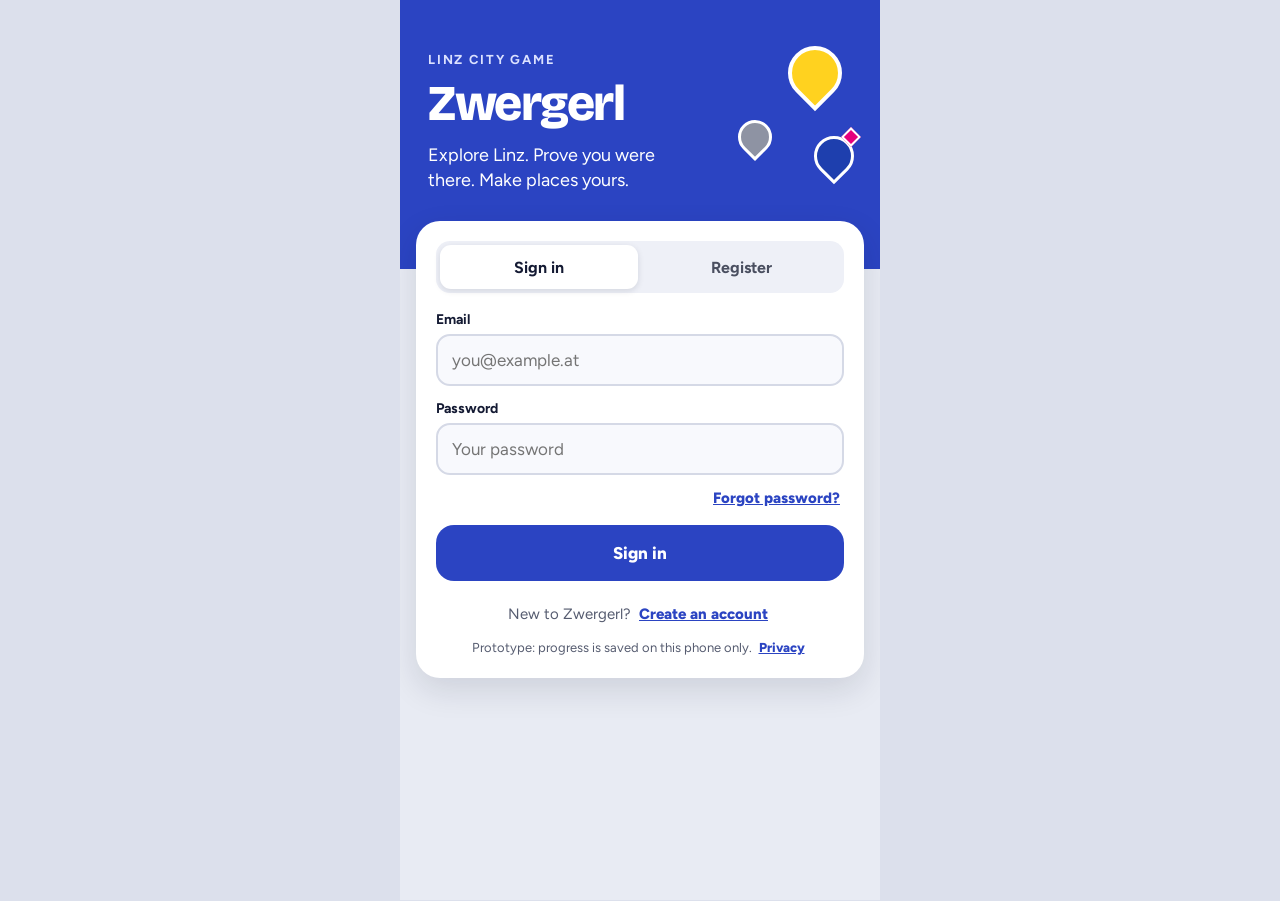
<file: index.html>
<!doctype html>
<html lang="en">
<head>
<meta charset="utf-8">
<meta name="viewport" content="width=device-width, initial-scale=1, viewport-fit=cover">
<meta name="theme-color" content="#2B44C2">
<meta name="apple-mobile-web-app-capable" content="yes">
<meta name="mobile-web-app-capable" content="yes">
<meta name="apple-mobile-web-app-status-bar-style" content="default">
<meta name="apple-mobile-web-app-title" content="Zwergerl">
<link rel="icon" href="data:image/svg+xml,%3Csvg xmlns='http://www.w3.org/2000/svg' viewBox='0 0 40 44'%3E%3Cpath d='M20 42C20 42 6 28 6 20a14 14 0 0 1 28 0c0 8-14 22-14 22z' fill='%23FFD21F'/%3E%3Cpath d='M20 1l11 15q-11 4-22 0z' fill='%23E5007D'/%3E%3Ccircle cx='20' cy='24' r='4' fill='%231E3FAE'/%3E%3C/svg%3E">
<link rel="apple-touch-icon" href="/icons/apple-touch-icon.png">
<link rel="manifest" href="/manifest.webmanifest">
<title>Zwergerl Linz</title>
  <script type="module" crossorigin src="/assets/index-By8O2re4.js"></script>
  <link rel="stylesheet" crossorigin href="/assets/styles-DiwZcNgD.css">
</head>
<body>
<div class="app"><div id="map" role="region" aria-label="Map of Linz"></div><div id="app"></div></div>
<input type="file" id="cam-input" class="vh" accept="image/*" capture="environment" aria-hidden="true" tabindex="-1">
</body>
</html>
</file>
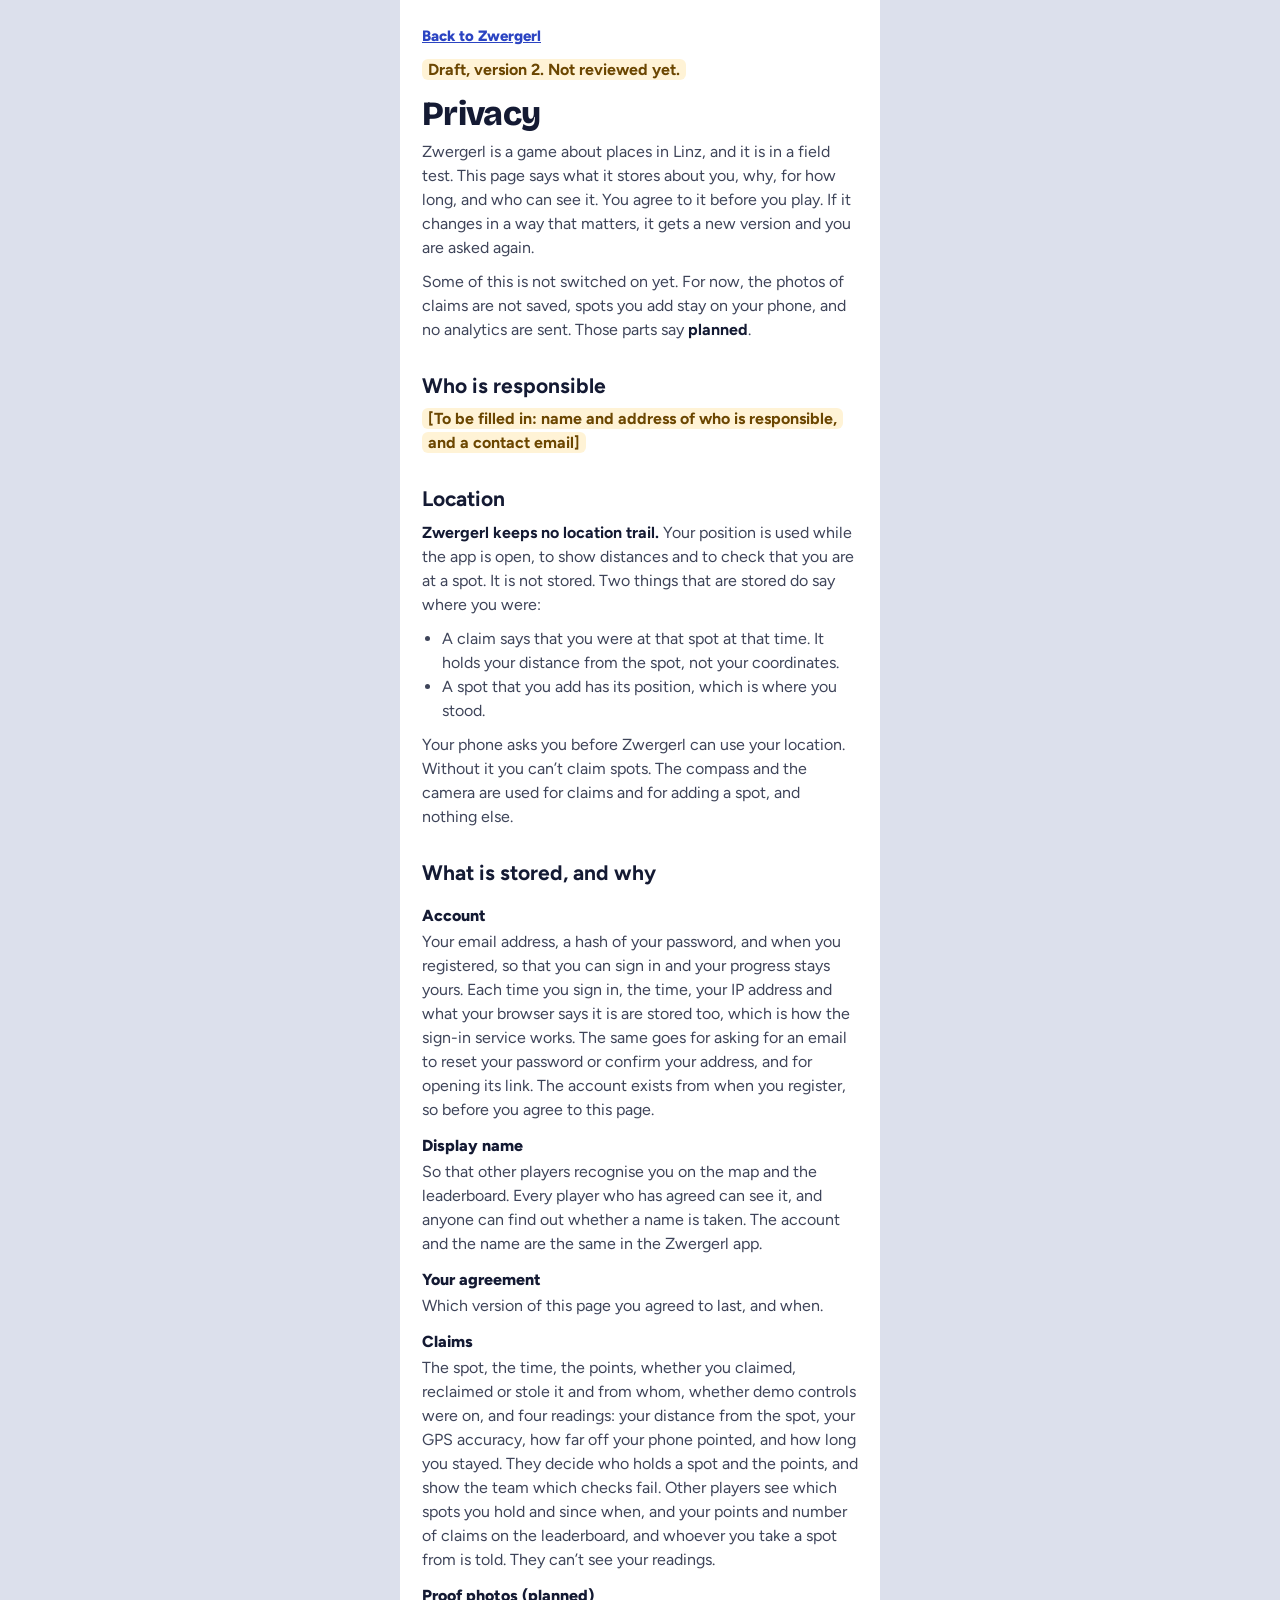
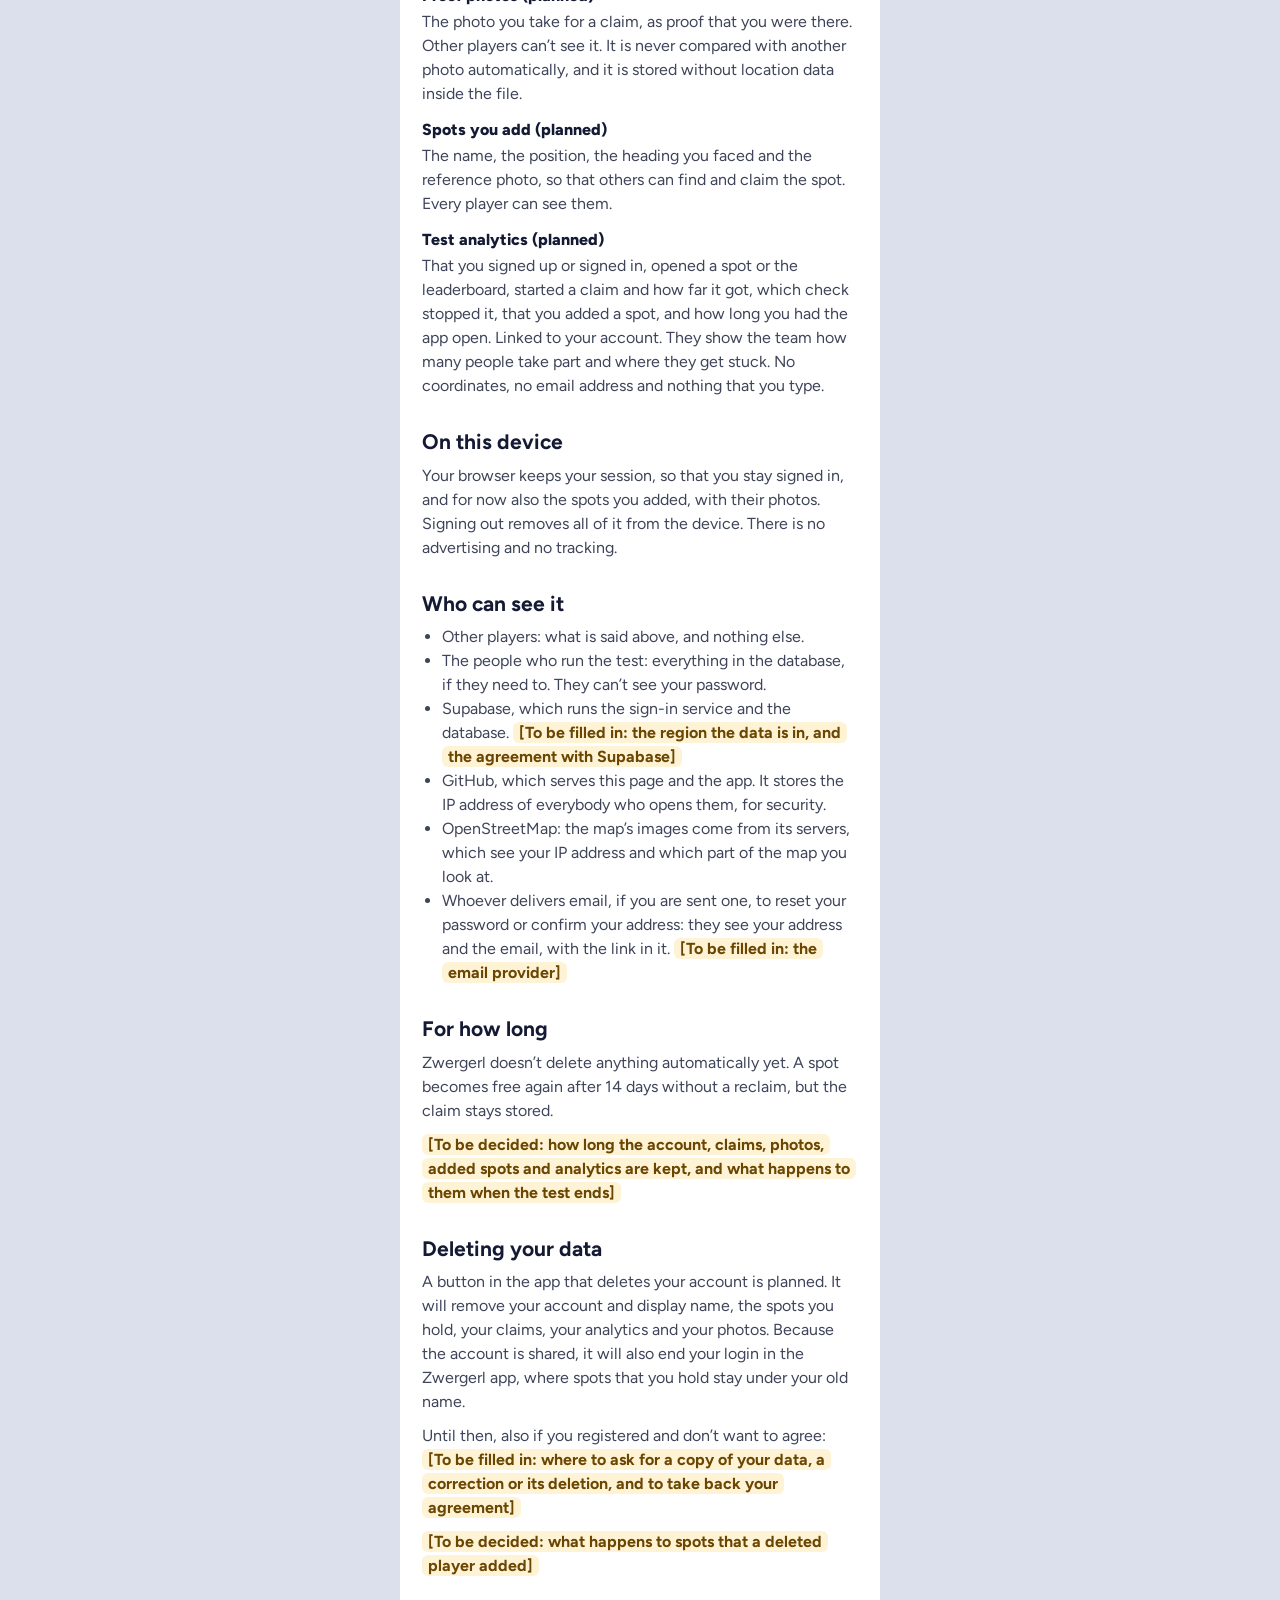
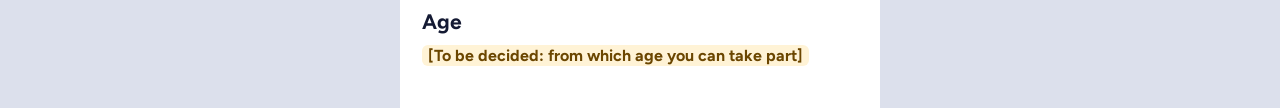
<file: privacy.html>
<!doctype html>
<html lang="en">
<head>
<meta charset="utf-8">
<meta name="viewport" content="width=device-width, initial-scale=1, viewport-fit=cover">
<meta name="theme-color" content="#2B44C2">
<link rel="icon" href="data:image/svg+xml,%3Csvg xmlns='http://www.w3.org/2000/svg' viewBox='0 0 40 44'%3E%3Cpath d='M20 42C20 42 6 28 6 20a14 14 0 0 1 28 0c0 8-14 22-14 22z' fill='%23FFD21F'/%3E%3Cpath d='M20 1l11 15q-11 4-22 0z' fill='%23E5007D'/%3E%3Ccircle cx='20' cy='24' r='4' fill='%231E3FAE'/%3E%3C/svg%3E">
<link rel="manifest" href="/manifest.webmanifest">
<title>Privacy · Zwergerl Linz</title>
  <link rel="stylesheet" crossorigin href="/assets/styles-DiwZcNgD.css">
</head>
<body>
<main class="privacy">
  <p><a class="textlink" href="/">Back to Zwergerl</a></p>
  <p><mark>Draft, version 2. Not reviewed yet.</mark></p>
  <h1 class="disp">Privacy</h1>
  <p>Zwergerl is a game about places in Linz, and it is in a field test. This page says what it stores about you, why, for how long, and who can see it. You agree to it before you play. If it changes in a way that matters, it gets a new version and you are asked again.</p>
  <p>Some of this is not switched on yet. For now, the photos of claims are not saved, spots you add stay on your phone, and no analytics are sent. Those parts say <strong>planned</strong>.</p>

  <h2>Who is responsible</h2>
  <p><mark>[To be filled in: name and address of who is responsible, and a contact email]</mark></p>

  <h2>Location</h2>
  <p><strong>Zwergerl keeps no location trail.</strong> Your position is used while the app is open, to show distances and to check that you are at a spot. It is not stored. Two things that are stored do say where you were:</p>
  <ul>
    <li>A claim says that you were at that spot at that time. It holds your distance from the spot, not your coordinates.</li>
    <li>A spot that you add has its position, which is where you stood.</li>
  </ul>
  <p>Your phone asks you before Zwergerl can use your location. Without it you can’t claim spots. The compass and the camera are used for claims and for adding a spot, and nothing else.</p>

  <h2>What is stored, and why</h2>
  <dl>
    <dt>Account</dt>
    <dd>Your email address, a hash of your password, and when you registered, so that you can sign in and your progress stays yours. Each time you sign in, the time, your IP address and what your browser says it is are stored too, which is how the sign-in service works. The same goes for asking for an email to reset your password or confirm your address, and for opening its link. The account exists from when you register, so before you agree to this page.</dd>
    <dt>Display name</dt>
    <dd>So that other players recognise you on the map and the leaderboard. Every player who has agreed can see it, and anyone can find out whether a name is taken. The account and the name are the same in the Zwergerl app.</dd>
    <dt>Your agreement</dt>
    <dd>Which version of this page you agreed to last, and when.</dd>
    <dt>Claims</dt>
    <dd>The spot, the time, the points, whether you claimed, reclaimed or stole it and from whom, whether demo controls were on, and four readings: your distance from the spot, your GPS accuracy, how far off your phone pointed, and how long you stayed. They decide who holds a spot and the points, and show the team which checks fail. Other players see which spots you hold and since when, and your points and number of claims on the leaderboard, and whoever you take a spot from is told. They can’t see your readings.</dd>
    <dt>Proof photos (planned)</dt>
    <dd>The photo you take for a claim, as proof that you were there. Other players can’t see it. It is never compared with another photo automatically, and it is stored without location data inside the file.</dd>
    <dt>Spots you add (planned)</dt>
    <dd>The name, the position, the heading you faced and the reference photo, so that others can find and claim the spot. Every player can see them.</dd>
    <dt>Test analytics (planned)</dt>
    <dd>That you signed up or signed in, opened a spot or the leaderboard, started a claim and how far it got, which check stopped it, that you added a spot, and how long you had the app open. Linked to your account. They show the team how many people take part and where they get stuck. No coordinates, no email address and nothing that you type.</dd>
  </dl>

  <h2>On this device</h2>
  <p>Your browser keeps your session, so that you stay signed in, and for now also the spots you added, with their photos. Signing out removes all of it from the device. There is no advertising and no tracking.</p>

  <h2>Who can see it</h2>
  <ul>
    <li>Other players: what is said above, and nothing else.</li>
    <li>The people who run the test: everything in the database, if they need to. They can’t see your password.</li>
    <li>Supabase, which runs the sign-in service and the database. <mark>[To be filled in: the region the data is in, and the agreement with Supabase]</mark></li>
    <li>GitHub, which serves this page and the app. It stores the IP address of everybody who opens them, for security.</li>
    <li>OpenStreetMap: the map’s images come from its servers, which see your IP address and which part of the map you look at.</li>
    <li>Whoever delivers email, if you are sent one, to reset your password or confirm your address: they see your address and the email, with the link in it. <mark>[To be filled in: the email provider]</mark></li>
  </ul>

  <h2>For how long</h2>
  <p>Zwergerl doesn’t delete anything automatically yet. A spot becomes free again after 14 days without a reclaim, but the claim stays stored.</p>
  <p><mark>[To be decided: how long the account, claims, photos, added spots and analytics are kept, and what happens to them when the test ends]</mark></p>

  <h2>Deleting your data</h2>
  <p>A button in the app that deletes your account is planned. It will remove your account and display name, the spots you hold, your claims, your analytics and your photos. Because the account is shared, it will also end your login in the Zwergerl app, where spots that you hold stay under your old name.</p>
  <p>Until then, also if you registered and don’t want to agree: <mark>[To be filled in: where to ask for a copy of your data, a correction or its deletion, and to take back your agreement]</mark></p>
  <p><mark>[To be decided: what happens to spots that a deleted player added]</mark></p>

  <h2>Age</h2>
  <p><mark>[To be decided: from which age you can take part]</mark></p>
</main>
</body>
</html>
</file>
<file: assets/styles-DiwZcNgD.css>
.leaflet-pane,.leaflet-tile,.leaflet-marker-icon,.leaflet-marker-shadow,.leaflet-tile-container,.leaflet-pane>svg,.leaflet-pane>canvas,.leaflet-zoom-box,.leaflet-image-layer,.leaflet-layer{position:absolute;top:0;left:0}.leaflet-container{overflow:hidden}.leaflet-tile,.leaflet-marker-icon,.leaflet-marker-shadow{-webkit-user-select:none;user-select:none;-webkit-user-drag:none}.leaflet-tile::selection{background:0 0}.leaflet-safari .leaflet-tile{image-rendering:-webkit-optimize-contrast}.leaflet-safari .leaflet-tile-container{-webkit-transform-origin:0 0;width:1600px;height:1600px}.leaflet-marker-icon,.leaflet-marker-shadow{display:block}.leaflet-container .leaflet-overlay-pane svg{max-width:none!important;max-height:none!important}.leaflet-container .leaflet-marker-pane img,.leaflet-container .leaflet-shadow-pane img,.leaflet-container .leaflet-tile-pane img,.leaflet-container img.leaflet-image-layer,.leaflet-container .leaflet-tile{width:auto;padding:0;max-width:none!important;max-height:none!important}.leaflet-container img.leaflet-tile{mix-blend-mode:plus-lighter}.leaflet-container.leaflet-touch-zoom{-ms-touch-action:pan-x pan-y;touch-action:pan-x pan-y}.leaflet-container.leaflet-touch-drag{-ms-touch-action:pinch-zoom;touch-action:none;touch-action:pinch-zoom}.leaflet-container.leaflet-touch-drag.leaflet-touch-zoom{-ms-touch-action:none;touch-action:none}.leaflet-container{-webkit-tap-highlight-color:transparent}.leaflet-container a{-webkit-tap-highlight-color:#33b5e566}.leaflet-tile{filter:inherit;visibility:hidden}.leaflet-tile-loaded{visibility:inherit}.leaflet-zoom-box{box-sizing:border-box;z-index:800;width:0;height:0}.leaflet-overlay-pane svg{-moz-user-select:none}.leaflet-pane{z-index:400}.leaflet-tile-pane{z-index:200}.leaflet-overlay-pane{z-index:400}.leaflet-shadow-pane{z-index:500}.leaflet-marker-pane{z-index:600}.leaflet-tooltip-pane{z-index:650}.leaflet-popup-pane{z-index:700}.leaflet-map-pane canvas{z-index:100}.leaflet-map-pane svg{z-index:200}.leaflet-vml-shape{width:1px;height:1px}.lvml{behavior:url(#default#VML);display:inline-block;position:absolute}.leaflet-control{z-index:800;pointer-events:visiblePainted;pointer-events:auto;position:relative}.leaflet-top,.leaflet-bottom{z-index:1000;pointer-events:none;position:absolute}.leaflet-top{top:0}.leaflet-right{right:0}.leaflet-bottom{bottom:0}.leaflet-left{left:0}.leaflet-control{float:left;clear:both}.leaflet-right .leaflet-control{float:right}.leaflet-top .leaflet-control{margin-top:10px}.leaflet-bottom .leaflet-control{margin-bottom:10px}.leaflet-left .leaflet-control{margin-left:10px}.leaflet-right .leaflet-control{margin-right:10px}.leaflet-fade-anim .leaflet-popup{opacity:0;transition:opacity .2s linear}.leaflet-fade-anim .leaflet-map-pane .leaflet-popup{opacity:1}.leaflet-zoom-animated{transform-origin:0 0}svg.leaflet-zoom-animated{will-change:transform}.leaflet-zoom-anim .leaflet-zoom-animated{-webkit-transition:-webkit-transform .25s cubic-bezier(0,0,.25,1);-moz-transition:-moz-transform .25s cubic-bezier(0,0,.25,1);transition:transform .25s cubic-bezier(0,0,.25,1)}.leaflet-zoom-anim .leaflet-tile,.leaflet-pan-anim .leaflet-tile{transition:none}.leaflet-zoom-anim .leaflet-zoom-hide{visibility:hidden}.leaflet-interactive{cursor:pointer}.leaflet-grab{cursor:-webkit-grab;cursor:-moz-grab;cursor:grab}.leaflet-crosshair,.leaflet-crosshair .leaflet-interactive{cursor:crosshair}.leaflet-popup-pane,.leaflet-control{cursor:auto}.leaflet-dragging .leaflet-grab,.leaflet-dragging .leaflet-grab .leaflet-interactive,.leaflet-dragging .leaflet-marker-draggable{cursor:move;cursor:-webkit-grabbing;cursor:-moz-grabbing;cursor:grabbing}.leaflet-marker-icon,.leaflet-marker-shadow,.leaflet-image-layer,.leaflet-pane>svg path,.leaflet-tile-container{pointer-events:none}.leaflet-marker-icon.leaflet-interactive,.leaflet-image-layer.leaflet-interactive,.leaflet-pane>svg path.leaflet-interactive,svg.leaflet-image-layer.leaflet-interactive path{pointer-events:visiblePainted;pointer-events:auto}.leaflet-container{outline-offset:1px;background:#ddd}.leaflet-container a{color:#0078a8}.leaflet-zoom-box{background:#ffffff80;border:2px dotted #38f}.leaflet-container{font-family:Helvetica Neue,Arial,Helvetica,sans-serif;font-size:.75rem;line-height:1.5}.leaflet-bar{border-radius:4px;box-shadow:0 1px 5px #000000a6}.leaflet-bar a{text-align:center;color:#000;background-color:#fff;border-bottom:1px solid #ccc;width:26px;height:26px;line-height:26px;text-decoration:none;display:block}.leaflet-bar a,.leaflet-control-layers-toggle{background-position:50%;background-repeat:no-repeat;display:block}.leaflet-bar a:hover,.leaflet-bar a:focus{background-color:#f4f4f4}.leaflet-bar a:first-child{border-top-left-radius:4px;border-top-right-radius:4px}.leaflet-bar a:last-child{border-bottom:none;border-bottom-right-radius:4px;border-bottom-left-radius:4px}.leaflet-bar a.leaflet-disabled{cursor:default;color:#bbb;background-color:#f4f4f4}.leaflet-touch .leaflet-bar a{width:30px;height:30px;line-height:30px}.leaflet-touch .leaflet-bar a:first-child{border-top-left-radius:2px;border-top-right-radius:2px}.leaflet-touch .leaflet-bar a:last-child{border-bottom-right-radius:2px;border-bottom-left-radius:2px}.leaflet-control-zoom-in,.leaflet-control-zoom-out{text-indent:1px;font:700 18px Lucida Console,Monaco,monospace}.leaflet-touch .leaflet-control-zoom-in,.leaflet-touch .leaflet-control-zoom-out{font-size:22px}.leaflet-control-layers{background:#fff;border-radius:5px;box-shadow:0 1px 5px #0006}.leaflet-control-layers-toggle{background-image:url([data-uri]);width:36px;height:36px}.leaflet-retina .leaflet-control-layers-toggle{background-image:url([data-uri]);background-size:26px 26px}.leaflet-touch .leaflet-control-layers-toggle{width:44px;height:44px}.leaflet-control-layers .leaflet-control-layers-list,.leaflet-control-layers-expanded .leaflet-control-layers-toggle{display:none}.leaflet-control-layers-expanded .leaflet-control-layers-list{display:block;position:relative}.leaflet-control-layers-expanded{color:#333;background:#fff;padding:6px 10px 6px 6px}.leaflet-control-layers-scrollbar{padding-right:5px;overflow:hidden scroll}.leaflet-control-layers-selector{margin-top:2px;position:relative;top:1px}.leaflet-control-layers label{font-size:1.08333em;display:block}.leaflet-control-layers-separator{border-top:1px solid #ddd;height:0;margin:5px -10px 5px -6px}.leaflet-default-icon-path{background-image:url([data-uri])}.leaflet-container .leaflet-control-attribution{background:#fffc;margin:0}.leaflet-control-attribution,.leaflet-control-scale-line{color:#333;padding:0 5px;line-height:1.4}.leaflet-control-attribution a{text-decoration:none}.leaflet-control-attribution a:hover,.leaflet-control-attribution a:focus{text-decoration:underline}.leaflet-attribution-flag{width:1em;height:.6669em;vertical-align:baseline!important;display:inline!important}.leaflet-left .leaflet-control-scale{margin-left:5px}.leaflet-bottom .leaflet-control-scale{margin-bottom:5px}.leaflet-control-scale-line{white-space:nowrap;box-sizing:border-box;text-shadow:1px 1px #fff;background:#fffc;border:2px solid #777;border-top:none;padding:2px 5px 1px;line-height:1.1}.leaflet-control-scale-line:not(:first-child){border-top:2px solid #777;border-bottom:none;margin-top:-2px}.leaflet-control-scale-line:not(:first-child):not(:last-child){border-bottom:2px solid #777}.leaflet-touch .leaflet-control-attribution,.leaflet-touch .leaflet-control-layers,.leaflet-touch .leaflet-bar{box-shadow:none}.leaflet-touch .leaflet-control-layers,.leaflet-touch .leaflet-bar{background-clip:padding-box;border:2px solid #0003}.leaflet-popup{text-align:center;margin-bottom:20px;position:absolute}.leaflet-popup-content-wrapper{text-align:left;border-radius:12px;padding:1px}.leaflet-popup-content{min-height:1px;margin:13px 24px 13px 20px;font-size:1.08333em;line-height:1.3}.leaflet-popup-content p{margin:1.3em 0}.leaflet-popup-tip-container{pointer-events:none;width:40px;height:20px;margin-top:-1px;margin-left:-20px;position:absolute;left:50%;overflow:hidden}.leaflet-popup-tip{pointer-events:auto;width:17px;height:17px;margin:-10px auto 0;padding:1px;transform:rotate(45deg)}.leaflet-popup-content-wrapper,.leaflet-popup-tip{color:#333;background:#fff;box-shadow:0 3px 14px #0006}.leaflet-container a.leaflet-popup-close-button{text-align:center;color:#757575;background:0 0;border:none;width:24px;height:24px;font:16px/24px Tahoma,Verdana,sans-serif;text-decoration:none;position:absolute;top:0;right:0}.leaflet-container a.leaflet-popup-close-button:hover,.leaflet-container a.leaflet-popup-close-button:focus{color:#585858}.leaflet-popup-scrolled{overflow:auto}.leaflet-oldie .leaflet-popup-content-wrapper{-ms-zoom:1}.leaflet-oldie .leaflet-popup-tip{-ms-filter:"progid:DXImageTransform.Microsoft.Matrix(M11=0.70710678, M12=0.70710678, M21=-0.70710678, M22=0.70710678)";width:24px;filter:progid:DXImageTransform.Microsoft.Matrix(M11=.707107, M12=.707107, M21=-.707107, M22=.707107);margin:0 auto}.leaflet-oldie .leaflet-control-zoom,.leaflet-oldie .leaflet-control-layers,.leaflet-oldie .leaflet-popup-content-wrapper,.leaflet-oldie .leaflet-popup-tip{border:1px solid #999}.leaflet-div-icon{background:#fff;border:1px solid #666}.leaflet-tooltip{color:#222;white-space:nowrap;-webkit-user-select:none;user-select:none;pointer-events:none;background-color:#fff;border:1px solid #fff;border-radius:3px;padding:6px;position:absolute;box-shadow:0 1px 3px #0006}.leaflet-tooltip.leaflet-interactive{cursor:pointer;pointer-events:auto}.leaflet-tooltip-top:before,.leaflet-tooltip-bottom:before,.leaflet-tooltip-left:before,.leaflet-tooltip-right:before{pointer-events:none;content:"";background:0 0;border:6px solid #0000;position:absolute}.leaflet-tooltip-bottom{margin-top:6px}.leaflet-tooltip-top{margin-top:-6px}.leaflet-tooltip-bottom:before,.leaflet-tooltip-top:before{margin-left:-6px;left:50%}.leaflet-tooltip-top:before{border-top-color:#fff;margin-bottom:-12px;bottom:0}.leaflet-tooltip-bottom:before{border-bottom-color:#fff;margin-top:-12px;margin-left:-6px;top:0}.leaflet-tooltip-left{margin-left:-6px}.leaflet-tooltip-right{margin-left:6px}.leaflet-tooltip-left:before,.leaflet-tooltip-right:before{margin-top:-6px;top:50%}.leaflet-tooltip-left:before{border-left-color:#fff;margin-right:-12px;right:0}.leaflet-tooltip-right:before{border-right-color:#fff;margin-left:-12px;left:0}@media print{.leaflet-control{-webkit-print-color-adjust:exact;print-color-adjust:exact}}@font-face{font-family:Bricolage Grotesque;font-style:normal;font-weight:600 800;font-display:swap;src:url(/assets/bricolage-grotesque-vietnamese-opsz-normal-D9N6E8K1.woff2)format("woff2");unicode-range:U+102-103,U+110-111,U+128-129,U+168-169,U+1A0-1A1,U+1AF-1B0,U+300-301,U+303-304,U+308-309,U+323,U+329,U+1EA0-1EF9,U+20AB}@font-face{font-family:Bricolage Grotesque;font-style:normal;font-weight:600 800;font-display:swap;src:url(/assets/bricolage-grotesque-latin-ext-opsz-normal-IcJDqblK.woff2)format("woff2");unicode-range:U+100-2BA,U+2BD-2C5,U+2C7-2CC,U+2CE-2D7,U+2DD-2FF,U+304,U+308,U+329,U+1D00-1DBF,U+1E00-1E9F,U+1EF2-1EFF,U+2020,U+20A0-20AB,U+20AD-20C0,U+2113,U+2C60-2C7F,U+A720-A7FF}@font-face{font-family:Bricolage Grotesque;font-style:normal;font-weight:600 800;font-display:swap;src:url(/assets/bricolage-grotesque-latin-opsz-normal-Cre6nC2_.woff2)format("woff2");unicode-range:U+??,U+131,U+152-153,U+2BB-2BC,U+2C6,U+2DA,U+2DC,U+304,U+308,U+329,U+2000-206F,U+20AC,U+2122,U+2191,U+2193,U+2212,U+2215,U+FEFF,U+FFFD}@font-face{font-family:Figtree;font-style:normal;font-weight:400 800;font-display:swap;src:url(/assets/figtree-latin-ext-wght-normal-DCwSJGxG.woff2)format("woff2");unicode-range:U+100-2BA,U+2BD-2C5,U+2C7-2CC,U+2CE-2D7,U+2DD-2FF,U+304,U+308,U+329,U+1D00-1DBF,U+1E00-1E9F,U+1EF2-1EFF,U+2020,U+20A0-20AB,U+20AD-20C0,U+2113,U+2C60-2C7F,U+A720-A7FF}@font-face{font-family:Figtree;font-style:normal;font-weight:400 800;font-display:swap;src:url(/assets/figtree-latin-wght-normal-D_ZTVpCC.woff2)format("woff2");unicode-range:U+??,U+131,U+152-153,U+2BB-2BC,U+2C6,U+2DA,U+2DC,U+304,U+308,U+329,U+2000-206F,U+20AC,U+2122,U+2191,U+2193,U+2212,U+2215,U+FEFF,U+FFFD}:root{--lightningcss-light:initial;--lightningcss-dark: ;color-scheme:light;--blue:#2b44c2;--deep:#1e3fae;--pink:#e5007d;--yellow:#ffd21f;--free:#8e93a3;--up:#d3d6df;--bg:#f3f5fb;--surface:#fff;--soft:#eef0f7;--field:#f8f9fd;--line:#d5d9e6;--line2:#c9cee0;--ink:#141a33;--ink2:#3e4459;--ink3:#565c70;--err:#b3122e;--errbg:#fdecef;--errbd:#f3b7c2;--errfg:#8e0e25;--ok:#1d8a45;--okbg:#e6f4ea;--okfg:#1d6b34;--warnbg:#fff3d6;--warnfg:#6b4600;--warnbd:#f0c36a;--demo:#fff0f7;--demofg:#8a0049;--gembg:#ffe3f1;--ytint:#fff6cc;--cam:#0e1222;--outer:#dce0ec;--display:"Bricolage Grotesque", ui-rounded, "Segoe UI", system-ui, sans-serif;--body:"Figtree", system-ui, -apple-system, "Segoe UI", sans-serif}html,body{height:100%;margin:0}body{padding:env(safe-area-inset-top,0px) 0 env(safe-area-inset-bottom,0px);background:var(--outer);color:var(--ink);font-family:var(--body);-webkit-font-smoothing:antialiased;-webkit-tap-highlight-color:transparent;overscroll-behavior:none;font-size:16px}*{box-sizing:border-box}button,input{font:inherit;color:inherit}button{cursor:pointer}button:disabled{cursor:not-allowed}:focus-visible{outline:3px solid var(--pink);outline-offset:2px}h1,h2,h3,p{margin:0}.app{background:var(--bg);max-width:480px;height:100%;margin:0 auto;position:relative;overflow:hidden}.layer{flex-direction:column;display:flex;position:absolute;inset:0}.scroll{-webkit-overflow-scrolling:touch;overflow-y:auto}.disp{font-family:var(--display);letter-spacing:-.02em;font-weight:800}.btn{background:var(--blue);color:#fff;border:0;border-radius:18px;justify-content:center;align-items:center;gap:10px;width:100%;height:58px;padding:0 16px;font-size:18px;font-weight:800;display:flex}.btn.y{background:var(--yellow);color:var(--ink)}.btn.off{color:#4a4f60;background:#e4e7f0;font-size:17px}.btn2{border:2px solid var(--line2);background:var(--surface);width:100%;height:50px;color:var(--ink);border-radius:16px;justify-content:center;align-items:center;gap:8px;font-size:16px;font-weight:700;display:flex}.demo{border:2px dashed var(--pink);background:var(--demo);width:100%;height:52px;color:var(--demofg);border-radius:16px;justify-content:center;align-items:center;gap:8px;font-size:15px;font-weight:800;display:flex}.circ{background:var(--soft);width:44px;height:44px;color:var(--ink);border:0;border-radius:50%;flex:none;justify-content:center;align-items:center;display:flex}.chip{white-space:nowrap;border-radius:999px;align-items:center;gap:7px;padding:5px 11px;font-size:14px;font-weight:700;display:inline-flex}.field{flex-direction:column;gap:6px;display:flex}.field label{font-size:14px;font-weight:700}.in{border:2px solid var(--line);background:var(--field);height:52px;color:var(--ink);border-radius:14px;width:100%;padding:0 14px;font-size:17px}.in.bad{border-color:var(--err)}.ferr{color:var(--err);font-size:14px;font-weight:600}.alert{background:var(--errbg);border:2px solid var(--errbd);color:var(--errfg);border-radius:14px;align-items:flex-start;gap:10px;padding:12px 14px;font-size:15px;font-weight:600;line-height:1.35;display:flex}.spinner{border:3px solid #ffffff59;border-top-color:#fff;border-radius:50%;flex:none;width:20px;height:20px;animation:.9s linear infinite zspin;display:inline-block}.spinner.dark{border-color:#dde1ee;border-top-color:var(--blue)}@keyframes zspin{to{transform:rotate(360deg)}}@keyframes zpulse{0%{opacity:.75;transform:scale(.5)}to{opacity:0;transform:scale(2.4)}}@keyframes zup{0%{opacity:0;transform:translateY(28px)}to{opacity:1;transform:none}}@keyframes zfade{0%{opacity:0}to{opacity:1}}@keyframes zflash{0%{opacity:.9}to{opacity:0}}@keyframes zpop{0%{opacity:0;transform:scale(.6)}60%{opacity:1;transform:scale(1.08)}to{transform:scale(1)}}@keyframes zshake{0%,to{transform:none}25%{transform:translate(-6px)}75%{transform:translate(6px)}}.zpulse{animation:1.8s ease-out infinite zpulse}.zup{animation:.28s cubic-bezier(.2,.8,.2,1) zup}.zfade{animation:.22s ease-out zfade}.zflash{animation:.5s ease-out forwards zflash}.zpop{animation:.45s cubic-bezier(.2,.8,.2,1) zpop}.zshake{animation:.35s ease-in-out 2 zshake}@media (prefers-reduced-motion:reduce){.zpulse,.zup,.zfade,.zpop,.zshake{animation:none}.spinner{animation-duration:2.5s}}.hero{background:var(--blue);color:#fff;flex:none;padding:52px 28px 76px;position:relative;overflow:hidden}.tp{border:4px solid #fff;border-radius:50% 50% 50% 0;position:absolute;transform:rotate(-45deg)}.authcard{background:var(--surface);border-radius:24px;margin:-48px 16px 16px;padding:20px;position:relative;box-shadow:0 12px 32px #141a331f}.tabs{background:var(--soft);border-radius:14px;grid-template-columns:repeat(2,minmax(0,1fr));gap:4px;padding:4px;display:grid}.tabs button{color:#4a4f60;background:0 0;border:0;border-radius:11px;height:44px;font-size:16px;font-weight:700}.tabs button[aria-pressed=true]{color:var(--ink);background:#fff;box-shadow:0 2px 6px #141a331f}.textlink{color:var(--blue);background:0 0;border:0;padding:10px 4px;font-size:15px;font-weight:800;text-decoration:underline}[data-a=resend]:disabled{color:var(--ink3);text-decoration:none}.consent{color:var(--ink2);flex-direction:column;gap:16px;padding:24px 22px 28px;font-size:16px;line-height:1.45;display:flex}.consent h2,.consent dt,.consent strong{color:var(--ink)}.consent dl{margin:0}.consent dt{font-weight:800}.consent dd{margin:2px 0 14px}.notrail{background:var(--soft);border-radius:18px;gap:12px;padding:14px;display:flex}.notrail svg{flex:none}.tick{background:var(--field);border:2px solid var(--line);min-height:44px;color:var(--ink);border-radius:14px;align-items:flex-start;gap:12px;padding:14px;font-weight:700;display:flex}.tick input{width:24px;height:24px;accent-color:var(--blue);flex:none;margin:0}mark{background:var(--warnbg);color:var(--warnfg);-webkit-box-decoration-break:clone;box-decoration-break:clone;border-radius:6px;padding:1px 6px;font-weight:700}.privacy{background:var(--surface);max-width:480px;min-height:100%;color:var(--ink2);margin:0 auto;padding:24px 22px 40px;font-size:16px;line-height:1.5}.privacy h1{color:var(--ink);margin:14px 0 8px;font-size:34px;line-height:1.05}.privacy h2{color:var(--ink);margin:28px 0 6px;font-size:21px}.privacy strong,.privacy dt{color:var(--ink)}.privacy p+p,.privacy p+ul,.privacy ul+p,.privacy dl+p{margin-top:10px}.privacy ul{margin:0;padding-left:20px}.privacy dt{margin-top:12px;font-weight:800}.privacy dd{margin:2px 0 0}.privacy .textlink{padding-left:0}#map{isolation:isolate;background:#e8ebf3;position:absolute;inset:0}#map>.leaflet-container{height:100%;font-family:var(--body);background:0 0;font-size:16px;line-height:normal}#map .leaflet-control-attribution{font-size:12px}#map .leaflet-bottom{bottom:var(--raised,0px)}#map .leaflet-marker-pane .me{pointer-events:none}#app{pointer-events:none;position:absolute;inset:0}#app>*,.mapui>*{pointer-events:auto}#app>.mapui{pointer-events:none}.pin{background:0 0;border:0;width:44px;height:50px;padding:0;position:absolute}.pinhead{border:2.5px solid #fff;border-radius:50% 50% 50% 0;justify-content:center;align-items:center;width:30px;height:30px;transition:transform .15s;display:flex;position:absolute;top:7px;left:7px}.pindot{border-radius:50%;width:9px;height:9px}.gem{background:var(--pink);border:2px solid #fff;border-radius:2px;width:14px;height:14px;position:absolute;top:0;right:3px;transform:rotate(45deg)}.pinlabel{white-space:nowrap;background:var(--ink);color:#fff;border-radius:10px;padding:5px 10px;font-size:13px;font-weight:700;position:absolute;bottom:52px;left:50%;transform:translate(-50%)}.me{width:44px;height:44px;position:absolute}.me .core{background:var(--deep);border:4px solid #fff;border-radius:50%;width:22px;height:22px;position:absolute;top:11px;left:11px;box-shadow:0 2px 8px #141a3366}.me .halo{background:#2b44c259;border-radius:50%;position:absolute;inset:0}.topbar{background:var(--surface);z-index:20;border-radius:22px;flex-direction:column;gap:6px;padding:10px 10px 12px 16px;display:flex;position:absolute;top:12px;left:12px;right:12px;box-shadow:0 8px 24px #141a3324}.sq{background:var(--soft);width:44px;height:44px;color:var(--ink);border:0;border-radius:14px;flex:none;justify-content:center;align-items:center;display:flex}.sq.demo-b{border:2px dashed var(--pink);background:var(--demo);color:#a3005a}.banner{background:var(--surface);z-index:19;border-radius:18px;align-items:center;gap:12px;padding:12px 12px 12px 14px;display:flex;position:absolute;top:130px;left:12px;right:12px;box-shadow:0 6px 18px #141a331f}.fab{background:var(--surface);border:0;border-radius:16px;justify-content:center;align-items:center;width:50px;height:50px;display:flex;box-shadow:0 6px 16px #141a3329}.bottombar{z-index:14;gap:10px;display:flex;position:absolute;bottom:24px;left:12px;right:12px}.bottombar button{border:0;border-radius:20px;justify-content:center;align-items:center;gap:8px;height:60px;font-size:16px;font-weight:800;display:flex;box-shadow:0 8px 20px #141a3329}.sheet{background:var(--surface);z-index:30;border-radius:28px 28px 0 0;max-height:86%;padding:10px 18px 24px;position:absolute;bottom:0;left:0;right:0;overflow-y:auto;box-shadow:0 -10px 30px #141a332e}.grab{background:var(--line);border-radius:3px;width:44px;height:5px;margin:0 auto 10px}.photo{border-radius:18px;height:150px;position:relative;overflow:hidden}.photo img{object-fit:cover;width:100%;height:100%;position:absolute;inset:0}.cap{color:#fff;background:#141a33c7;border-radius:10px;padding:5px 10px;font-size:13px;font-weight:700;position:absolute;bottom:10px;left:10px}.tiles{grid-template-columns:repeat(3,minmax(0,1fr));gap:8px;margin-top:14px;display:grid}.tile{background:var(--bg);border-radius:14px;min-width:0;padding:10px 12px}.tile .k{color:var(--ink3);text-transform:uppercase;letter-spacing:.06em;font-size:12px;font-weight:700}.tile .v{white-space:nowrap;margin-top:2px;font-size:22px;font-weight:800}.tile .s{color:var(--ink3);font-size:12px;font-weight:600}.scrim{z-index:40;background:#141a3373;border:0;width:100%;position:absolute;inset:0}.panel{z-index:41;border-radius:28px 28px 0 0;max-height:88%;padding:18px 16px 24px;position:absolute;bottom:0;left:0;right:0;overflow-y:auto}.opt{border:2px solid var(--line2);height:44px;color:var(--ink);background:#fff;border-radius:12px;padding:0 14px;font-size:15px;font-weight:700}.opt[aria-pressed=true]{background:var(--ink);color:#fff;border-color:var(--ink)}.toast{z-index:90;background:var(--ink);color:#fff;text-align:center;border-radius:14px;width:max-content;max-width:min(330px,100% - 32px);padding:12px 16px;font-size:15px;font-weight:700;position:absolute;top:132px;left:50%;transform:translate(-50%);box-shadow:0 8px 24px #141a334d}.toast.hot{background:var(--pink)}.flowhead{background:#fff;flex:none;padding:14px 16px 10px;box-shadow:0 2px 10px #141a330f}.steps{grid-template-columns:repeat(5,minmax(0,1fr));gap:5px;margin-top:12px;display:grid}.steps span.bar{border-radius:3px;height:6px;transition:background .3s;display:block}.steps span.lb{margin-top:4px;font-size:12px;display:block}.flowbody{flex-direction:column;flex:1;padding:20px 18px 24px;display:flex;overflow-y:auto}.card{background:#fff;border-radius:24px;padding:24px 20px;box-shadow:0 6px 18px #141a330f}.big{font-family:var(--display);letter-spacing:-.03em;font-weight:800;line-height:1.05}.stepTitle{margin:24px 0 6px;font-size:22px;font-weight:800}.stepText{color:var(--ink2);font-size:16px;line-height:1.45}.grow{flex:1;min-height:12px}.dial{background:var(--bg);border:3px solid #dde1ee;border-radius:50%;width:240px;height:240px;margin:0 auto;position:relative}.dial .cd{color:var(--ink3);font-size:14px;font-weight:700;position:absolute}.check{background:#fff;border:2px solid #0000;border-radius:16px;align-items:center;gap:12px;padding:14px;display:flex}.ck{color:#fff;border-radius:50%;flex:none;justify-content:center;align-items:center;width:32px;height:32px;display:flex}.camwin{border-radius:22px;flex:1;min-height:260px;margin:0 10px;position:relative;overflow:hidden}.camwin img,.camwin video{object-fit:cover;width:100%;height:100%;position:absolute;inset:0}.corner{border:0 solid #fff;width:32px;height:32px;position:absolute}.shutter{background:0 0;border:5px solid #fff;border-radius:50%;width:80px;height:80px;padding:5px}.shutter span{background:#fff;border-radius:50%;width:100%;height:100%;display:block}.vh{clip:rect(0 0 0 0);white-space:nowrap;width:1px;height:1px;position:absolute;overflow:hidden}.dirs{grid-template-columns:repeat(4,minmax(0,1fr));gap:8px;display:grid}
</file>
